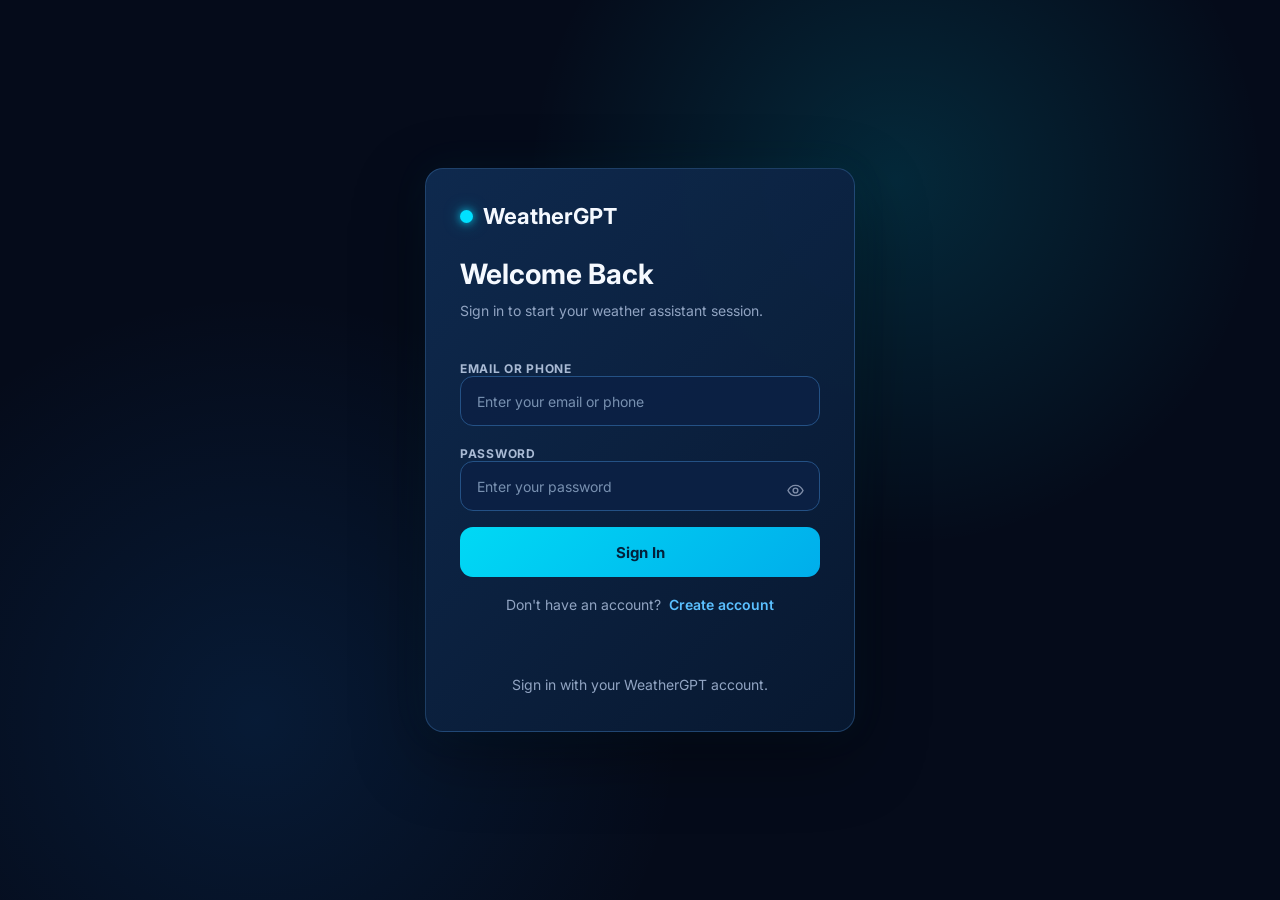
<file: Frontend/index.html>
<!DOCTYPE html>
<html lang="en">
<head>
    <meta charset="UTF-8">
    <meta name="viewport" content="width=device-width, initial-scale=1.0">
    <meta name="description" content="WeatherGPT conversational weather assistant powered by a FastAPI backend.">
    <meta name="theme-color" content="#050B1A">

    <title>WeatherGPT</title>

    <link rel="preconnect" href="https://fonts.googleapis.com">
    <link rel="preconnect" href="https://fonts.gstatic.com" crossorigin>
    <link href="https://fonts.googleapis.com/css2?family=Inter:wght@400;500;600;700&display=swap" rel="stylesheet">
    <link rel="stylesheet" href="style.css">
    <script src="app.js" defer></script>
</head>

<body>
    <section class="login-screen" id="login-screen" aria-label="WeatherGPT login">
        <div class="login-card">
            <div class="login-brand">
                <div class="brand-dot" aria-hidden="true"></div>
                <span>WeatherGPT</span>
            </div>

            <div>
                <h1>Welcome Back</h1>
                <p>Sign in to start your weather assistant session.</p>
            </div>

            <form class="login-form" id="login-form" autocomplete="on">
            
                <div id="login-fields">
            
                    <label for="login-identifier">Email or Phone</label>
                    <input
                        id="login-identifier"
                        type="text"
                        name="identifier"
                        placeholder="Enter your email or phone"
                        autocomplete="username"
                        required
                    >
            
                    <label for="login-password">Password</label>
                    <div class="password-wrapper">
                        <input
                            id="login-password"
                            type="password"
                            name="password"
                            placeholder="Enter your password"
                            autocomplete="current-password"
                            required
                        >
                    
                        <button
                            type="button"
                            class="password-toggle"
                            id="toggle-login-password"
                            aria-label="Show password"
                            title="Show password"
                        >
                            <svg
                                class="eye-icon"
                                viewBox="0 0 24 24"
                                fill="none"
                                xmlns="http://www.w3.org/2000/svg"
                                aria-hidden="true"
                            >
                                <path
                                    d="M2.5 12C4.4 7.9 7.8 5.5 12 5.5S19.6 7.9 21.5 12C19.6 16.1 16.2 18.5 12 18.5S4.4 16.1 2.5 12Z"
                                    stroke="currentColor"
                                    stroke-width="1.8"
                                    stroke-linecap="round"
                                    stroke-linejoin="round"
                                />
                                <circle
                                    cx="12"
                                    cy="12"
                                    r="3"
                                    stroke="currentColor"
                                    stroke-width="1.8"
                                />
                            </svg>
                        </button>
                    </div>
            
                    <button class="login-button" type="submit">
                        Sign In
                    </button>
            
                    <p class="auth-switch">
                        Don't have an account?
                        <button
                            type="button"
                            class="auth-link"
                            id="show-register"
                        >
                            Create account
                        </button>
                    </p>
            
                </div>
            
            
                <div id="register-fields" style="display: none;">
            
                    <label for="register-username">Username</label>
                    <input
                        id="register-username"
                        type="text"
                        name="username"
                        placeholder="Choose a username"
                        autocomplete="username"
                    >
            
                    <label for="register-email">Email</label>
                    <input
                        id="register-email"
                        type="email"
                        name="email"
                        placeholder="Enter your email"
                        autocomplete="email"
                    >
            
                    <label for="register-phone">Phone</label>
                    <input
                        id="register-phone"
                        type="tel"
                        name="phone"
                        placeholder="10-digit phone number"
                        autocomplete="tel"
                        maxlength="10"
                    >
            
                    <label for="register-password">Password</label>
                    
                    <div class="password-wrapper">
                        <input
                            id="register-password"
                            type="password"
                            name="password"
                            placeholder="Create a password"
                            autocomplete="new-password"
                        >
                    
                        <button
                            type="button"
                            class="password-toggle"
                            id="toggle-register-password"
                            aria-label="Show password"
                            title="Show password"
                        >
                            <svg
                                class="eye-icon"
                                viewBox="0 0 24 24"
                                fill="none"
                                xmlns="http://www.w3.org/2000/svg"
                                aria-hidden="true"
                            >
                                <path
                                    d="M2.5 12C4.4 7.9 7.8 5.5 12 5.5S19.6 7.9 21.5 12C19.6 16.1 16.2 18.5 12 18.5S4.4 16.1 2.5 12Z"
                                    stroke="currentColor"
                                    stroke-width="1.8"
                                    stroke-linecap="round"
                                    stroke-linejoin="round"
                                />
                                <circle
                                    cx="12"
                                    cy="12"
                                    r="3"
                                    stroke="currentColor"
                                    stroke-width="1.8"
                                />
                            </svg>
                        </button>
                    </div>
            
                    <label for="register-confirm-password">
                        Confirm Password
                    </label>
                    
                    <div class="password-wrapper">
                        <input
                            id="register-confirm-password"
                            type="password"
                            name="confirm-password"
                            placeholder="Confirm your password"
                            autocomplete="new-password"
                        >
                    
                        <button
                            type="button"
                            class="password-toggle"
                            id="toggle-confirm-password"
                            aria-label="Show password"
                            title="Show password"
                        >
                            <svg
                                class="eye-icon"
                                viewBox="0 0 24 24"
                                fill="none"
                                xmlns="http://www.w3.org/2000/svg"
                                aria-hidden="true"
                            >
                                <path
                                    d="M2.5 12C4.4 7.9 7.8 5.5 12 5.5S19.6 7.9 21.5 12C19.6 16.1 16.2 18.5 12 18.5S4.4 16.1 2.5 12Z"
                                    stroke="currentColor"
                                    stroke-width="1.8"
                                    stroke-linecap="round"
                                    stroke-linejoin="round"
                                />
                                <circle
                                    cx="12"
                                    cy="12"
                                    r="3"
                                    stroke="currentColor"
                                    stroke-width="1.8"
                                />
                            </svg>
                        </button>
                    </div>
            
                    <button
                        class="login-button"
                        id="register-button"
                        type="button"
                    >
                        Create Account
                    </button>
            
                    <p class="auth-switch">
                        Already have an account?
                        <button
                            type="button"
                            class="auth-link"
                            id="show-login"
                        >
                            Sign in
                        </button>
                    </p>
            
                </div>
            
                <p class="auth-error" id="auth-error"></p>
            
            </form>

            <p class="login-note">
                Sign in with your WeatherGPT account.
            </p>
        </div>
    </section>

    <div class="app">
        <aside class="sidebar" aria-label="WeatherGPT sidebar">
    
            <div class="brand" aria-label="WeatherGPT">
                <div class="brand-dot" aria-hidden="true"></div>
                <span>WeatherGPT</span>
            </div>
    
            <div class="user-panel">
                <div>
                    <span class="user-label">SIGNED IN AS</span>
                    <strong id="sidebar-user-name">Guest</strong>
                </div>
    
                <button
                    class="logout-button"
                    id="logout-button"
                    type="button"
                >
                    Logout
                </button>
            </div>
    
            <button class="new-forecast" id="new-forecast" type="button">
                <span class="plus" aria-hidden="true">+</span>
                <span>New Forecast</span>
            </button>
    
            <!-- RECENT CONVERSATIONS -->
            <section
                class="recent-section"
                aria-labelledby="recent-conversations-title"
            >
    
                <div class="sidebar-section-header">
    
                    <span
                        class="section-title"
                        id="recent-conversations-title"
                    >
                        RECENT CONVERSATIONS
                    </span>
    
                    <button
                        class="section-toggle"
                        id="conversations-toggle"
                        type="button"
                        aria-label="Collapse recent conversations"
                        aria-expanded="true"
                    >
                        ↓
                    </button>
    
                </div>
    
                <div id="conversation-list-wrapper">
                    <div id="conversation-list"></div>
                </div>
    
            </section>
    
            <!-- DAILY INSIGHTS -->
            <section
                class="insights-section"
                aria-labelledby="daily-insights-title"
            >
    
                <div
                    class="section-title"
                    id="daily-insights-title"
                >
                    DAILY INSIGHTS
                </div>
    
                <div class="insights-grid">
    
                    <article class="insight-card">
    
                        <div class="insight-header">
                            <span
                                class="insight-icon"
                                aria-hidden="true"
                            >
                                AQI
                            </span>
    
                            <span class="insight-label">
                                Air Quality
                            </span>
                        </div>
    
                        <div class="insight-value">
                            <span id="aqi-value">--</span>
    
                            <span
                                class="insight-status status-good"
                                id="aqi-status"
                            >
                                Ready
                            </span>
                        </div>
    
                        <div
                            class="insight-bar-bg"
                            aria-hidden="true"
                        >
                            <div class="insight-bar-fill aqi-fill"></div>
                        </div>
    
                    </article>
    
    
                    <article class="insight-card">
    
                        <div class="insight-header">
                            <span
                                class="insight-icon"
                                aria-hidden="true"
                            >
                                UV
                            </span>
    
                            <span class="insight-label">
                                UV Index
                            </span>
                        </div>
    
                        <div class="insight-value">
                            <span id="uv-value">--</span>
    
                            <span
                                class="insight-status status-mod"
                                id="uv-status"
                            >
                                Ready
                            </span>
                        </div>
    
                        <div
                            class="insight-bar-bg"
                            aria-hidden="true"
                        >
                            <div class="insight-bar-fill uv-fill"></div>
                        </div>
    
                    </article>
    
    
                    <article class="insight-card full-width">
    
                        <div class="insight-header">
                            <span
                                class="insight-icon"
                                aria-hidden="true"
                            >
                                SUN
                            </span>
    
                            <span class="insight-label">
                                Sunrise & Sunset
                            </span>
                        </div>
    
                        <div class="sun-times">
                            <div id="sunrise-time">↑ --</div>
                            <div id="sunset-time">↓ --</div>
                        </div>
    
                    </article>
    
                </div>
    
            </section>

            <div class="sidebar-bottom">
                <div class="sidebar-weather" aria-label="Current weather summary">
                    <div class="weather-mini-icon" aria-hidden="true">☁</div>
                    <div>
                        <div class="mini-temperature">Ready</div>
                        <div class="mini-condition">Ask for any location</div>
                    </div>
                </div>
            </div>
        </aside>

        <main class="main">
            <header class="topbar">
                <div class="mobile-brand" aria-label="WeatherGPT">
                    <div class="brand-dot" aria-hidden="true"></div>
                    <span>WeatherGPT</span>
                </div>

                <button class="menu-button" type="button" aria-label="Open menu">☰</button>
                <button class="logout-button mobile-logout" id="mobile-logout-button" type="button">Logout</button>
            </header>

            <section class="chat-container" id="chat-stream" aria-label="WeatherGPT chat" aria-live="polite">
                <article class="welcome-card">
                    <div class="welcome-icon" aria-hidden="true">✦</div>

                    <div>
                        <h1>Hello, I am WeatherGPT.</h1>
                        <p>
                            Ask for current weather, forecasts, rainfall risk, storm alerts,
                            or travel conditions. <strong>Start with a city or region.</strong>
                        </p>
                    </div>
                </article>
            </section>

            <div class="input-area" id="chat-form">
                <div class="input-wrapper">
                    <input
                        id="user-input"
                        name="message"
                        type="text"
                        aria-label="Ask WeatherGPT"
                        placeholder="Ask about the weather..."
                        autocomplete="off"
                    >
                    <button class="voice-button" type="button" aria-label="Start voice input" title="Voice input">
                        <svg
                            xmlns="http://www.w3.org/2000/svg"
                            width="20"
                            height="20"
                            viewBox="0 0 24 24"
                            fill="none"
                            stroke="currentColor"
                            stroke-width="2"
                            stroke-linecap="round"
                            stroke-linejoin="round"
                        >
                            <path d="M12 2a3 3 0 0 0-3 3v7a3 3 0 0 0 6 0V5a3 3 0 0 0-3-3Z"/>
                            <path d="M19 10v2a7 7 0 0 1-14 0v-2"/>
                            <line x1="12" y1="19" x2="12" y2="22"/>
                            <line x1="8" y1="22" x2="16" y2="22"/>
                        </svg>
                    </button>
                    <button
                                class="stop-voice-button"
                                type="button"
                                aria-label="Stop speaking"
                                title="Stop speaking"
                                style="display: none;"
                        >
                        <svg
                                xmlns="http://www.w3.org/2000/svg"
                                width="20"
                                height="20"
                                viewBox="0 0 24 24"
                                fill="currentColor"
                                stroke="currentColor">
                            <rect x="6" y="6" width="12" height="12" rx="2"/>
                        </svg>
                    </button>
                    <button class="send-button" id="send-trigger" type="button" aria-label="Send message">
                        <svg
                            width="20"
                            height="20"
                            viewBox="0 0 24 24"
                            fill="none"
                            xmlns="http://www.w3.org/2000/svg"
                            aria-hidden="true"
                            focusable="false"
                        >
                            <path
                                d="M22 2L11 13"
                                stroke="currentColor"
                                stroke-width="2"
                                stroke-linecap="round"
                                stroke-linejoin="round"
                            />
                            <path
                                d="M22 2L15 22L11 13L2 9L22 2Z"
                                stroke="currentColor"
                                stroke-width="2"
                                stroke-linecap="round"
                                stroke-linejoin="round"
                            />
                        </svg>
                    </button>
                </div>

                <div class="update-text">
                    <span class="update-dot" aria-hidden="true"></span>
                    <span>Connected to WeatherGPT backend through app.js</span>
                </div>
            </div>
        </main>
    </div>
</body>
</html>
</file>
<file: Frontend/style.css>
/* =========================================================
   WEATHERGPT
   Premium Dark Blue + Electric Cyan Theme
========================================================= */

/* =========================================================
   VARIABLES
========================================================= */

:root {

    --background: #050B1A;

    --sidebar: #082451;

    --sidebar-hover: #0D3265;

    --card: #0C1C36;

    --card-light: #102A52;

    --input: #0C2144;

    --primary: #168CFF;

    --primary-dark: #1554B8;

    --cyan: #00E0FF;

    --cyan-bright: #00F0FF;

    --white: #F5F9FF;

    --text: #DDE9F8;

    --muted: #91A4C2;

    --muted-dark: #687C9B;

    --border: #1C3B66;

    --border-light: rgba(61, 126, 196, 0.25);

}


/* =========================================================
   RESET
========================================================= */

* {
    margin: 0;
    padding: 0;
    box-sizing: border-box;
}


html,
body {
    width: 100%;
    height: 100%;
}


body {

    font-family: "Inter", sans-serif;

    background: var(--background);

    color: var(--text);

    overflow: hidden;

}


/* =========================================================
   APP
========================================================= */

.app {

    display: flex;

    width: 100%;

    height: 100vh;

    background:
        radial-gradient(
            circle at 75% 20%,
            rgba(22, 140, 255, 0.07),
            transparent 30%
        ),
        var(--background);

}


/* =========================================================
   SIDEBAR
========================================================= */

.sidebar {

    width: 285px;

    min-width: 285px;

    height: 100vh;

    display: flex;

    flex-direction: column;

    padding: 28px 22px;

    background:
        linear-gradient(
            180deg,
            #082451 0%,
            #061D3E 100%
        );

    border-right: 1px solid rgba(63, 130, 200, 0.18);

}


/* =========================================================
   BRAND
========================================================= */

.brand {

    display: flex;

    align-items: center;

    gap: 10px;

    padding: 0 6px;

    margin-bottom: 32px;

    font-size: 20px;

    font-weight: 700;

    letter-spacing: -0.4px;

    color: var(--white);

}


.brand-dot {

    width: 13px;

    height: 13px;

    border-radius: 50%;

    background: var(--cyan);

    box-shadow:
        0 0 8px rgba(0, 224, 255, 0.8),
        0 0 18px rgba(0, 224, 255, 0.35);

}


/* =========================================================
   NEW FORECAST BUTTON
========================================================= */

.new-forecast {

    width: 100%;

    height: 48px;

    display: flex;

    align-items: center;

    justify-content: center;

    gap: 9px;

    border: 1px solid rgba(103, 180, 255, 0.45);

    border-radius: 10px;

    background:
        linear-gradient(
            135deg,
            rgba(22, 140, 255, 0.18),
            rgba(0, 224, 255, 0.06)
        );

    color: var(--white);

    font-family: inherit;

    font-size: 14px;

    font-weight: 600;

    cursor: pointer;

    transition: all 0.2s ease;

}


.new-forecast:hover {

    background:
        linear-gradient(
            135deg,
            rgba(22, 140, 255, 0.3),
            rgba(0, 224, 255, 0.12)
        );

    border-color: rgba(0, 224, 255, 0.55);

    transform: translateY(-1px);

}


.plus {

    font-size: 21px;

    line-height: 1;

    font-weight: 400;

    color: var(--cyan);

}


/* =========================================================
   RECENT SEARCHES
========================================================= */

.recent-section {

    margin-top: 34px;

}


.section-title {

    padding: 0 7px;

    margin-bottom: 14px;

    font-size: 11px;

    font-weight: 700;

    letter-spacing: 1.2px;

    color: #7F9AC0;

}


.recent-list {

    display: flex;

    flex-direction: column;

    gap: 4px;

}


.recent-location {

    width: 100%;

    display: flex;

    align-items: center;

    gap: 10px;

    padding: 11px 9px;

    border: none;

    border-radius: 8px;

    background: transparent;

    color: #D7E6F8;

    font-family: inherit;

    font-size: 14px;

    text-align: left;

    cursor: pointer;

    transition: all 0.2s ease;

}


.recent-location:hover {

    background: rgba(74, 144, 226, 0.14);

    color: white;

}


.location-icon {

    color: #5CAEFF;

    font-size: 16px;

}

/* =========================================================
 HEALTH & INSIGHTS
========================================================= */

.insights-section {
    margin-top: 34px;
}

.insights-grid {
    display: flex;
    flex-wrap: wrap;
    gap: 10px;
    margin-top: 14px;
}

.insight-card {
    flex: 1 1 calc(50% - 5px);
    background: rgba(0, 0, 0, 0.12);
    border: 1px solid rgba(100, 160, 220, 0.08);
    border-radius: 10px;
    padding: 12px;
    display: flex;
    flex-direction: column;
    gap: 8px;
}

.insight-card.full-width {
    flex: 1 1 100%;
}

.insight-header {
    display: flex;
    align-items: center;
    gap: 6px;
}

.insight-icon {
    font-size: 14px;
}

.insight-label {
    font-size: 11px;
    color: var(--muted);
    font-weight: 600;
}

.insight-value {
    font-size: 18px;
    font-weight: 700;
    color: var(--white);
    display: flex;
    align-items: center;
    gap: 6px;
}

.insight-status {
    font-size: 9px;
    font-weight: 700;
    padding: 2px 5px;
    border-radius: 4px;
    text-transform: uppercase;
}

.status-good {
    background: rgba(0, 224, 255, 0.15);
    color: var(--cyan);
}

.status-mod {
    background: rgba(255, 170, 0, 0.15);
    color: #FFB347;
}

.insight-bar-bg {
    width: 100%;
    height: 4px;
    background: rgba(255, 255, 255, 0.1);
    border-radius: 2px;
    overflow: hidden;
    margin-top: 2px;
}

.insight-bar-fill {
    height: 100%;
    border-radius: 2px;
}

.aqi-fill {
    width: 25%;
    background: var(--cyan);
}

.uv-fill {
    width: 7%;
    background: #FFB347;
}

.sun-times {
    display: flex;
    justify-content: space-between;
    font-size: 12px;
    font-weight: 500;
    color: #D7E6F8;
    margin-top: 4px;
    padding: 0 4px;
}


/* =========================================================
   SIDEBAR BOTTOM
========================================================= */

.sidebar-bottom {
    margin-top: 20px;
}


.sidebar-weather {

    display: flex;

    align-items: center;

    gap: 12px;

    padding: 14px;

    border-radius: 12px;

    background: rgba(0, 0, 0, 0.12);

    border: 1px solid rgba(100, 160, 220, 0.08);

}


.weather-mini-icon {

    font-size: 27px;

}


.mini-temperature {

    color: var(--white);

    font-size: 14px;

    font-weight: 600;

}


.mini-condition {

    margin-top: 3px;

    color: var(--muted);

    font-size: 11px;

}


/* =========================================================
   MAIN
========================================================= */
.main {
    position: relative;
    flex: 1;
    height: 100vh;
    min-width: 0;
    display: flex;
    flex-direction: column;

    background:
        radial-gradient(
            circle at 50% 20%,
            rgba(20, 72, 120, 0.18),
            transparent 45%
        ),
        linear-gradient(
            135deg,
            #071225 0%,
            #09172B 50%,
            #0B1B32 100%
        );
}


/* =========================================================
   TOP BAR
========================================================= */

.topbar {

    display: none;

    height: 65px;

    align-items: center;

    justify-content: space-between;

    padding: 0 20px;

    border-bottom: 1px solid var(--border-light);

}


.mobile-brand {

    display: flex;

    align-items: center;

    gap: 9px;

    font-weight: 700;

}


    .menu-button {

        border: none;

    background: transparent;

    color: white;

    font-size: 22px;

}


/* =========================================================
   CHAT CONTAINER
========================================================= */

.chat-container {

    flex: 1;

    width: 100%;

    max-width: 1050px;

    margin: 0 auto;

    padding: 48px 42px 150px;

    overflow-y: auto;

}
/* Main Chat Scrollbar */
.chat-container::-webkit-scrollbar {
    width: 6px;
}

.chat-container::-webkit-scrollbar-track {
    background: transparent;
}

.chat-container::-webkit-scrollbar-thumb {
    background: rgba(91, 192, 255, 0.35);
    border-radius: 10px;
}

.chat-container::-webkit-scrollbar-thumb:hover {
    background: rgba(91, 192, 255, 0.55);
}

/* Scrollbar */

.chat-container::-webkit-scrollbar {

    width: 5px;

}


.chat-container::-webkit-scrollbar-track {

    background: transparent;

}


.chat-container::-webkit-scrollbar-thumb {

    background: #1B365C;

    border-radius: 10px;

}


/* =========================================================
   WELCOME CARD
========================================================= */

.welcome-card {

    display: flex;

    align-items: flex-start;

    gap: 16px;

    width: fit-content;

    max-width: 760px;

    padding: 22px 25px;

    border: 1px solid rgba(57, 112, 173, 0.3);

    border-radius: 15px;

    background:
        linear-gradient(
            135deg,
            rgba(13, 38, 73, 0.75),
            rgba(8, 24, 47, 0.55)
        );

    box-shadow:
        0 10px 35px rgba(0, 0, 0, 0.12);

}


.welcome-icon {

    width: 34px;

    height: 34px;

    display: flex;

    align-items: center;

    justify-content: center;

    flex-shrink: 0;

    border-radius: 10px;

    color: var(--cyan);

    background: rgba(0, 224, 255, 0.08);

    border: 1px solid rgba(0, 224, 255, 0.15);

}


.welcome-card h1 {

    margin-bottom: 5px;

    font-size: 17px;

    color: var(--white);

}


.welcome-card p {

    color: var(--muted);

    font-size: 14px;

    line-height: 1.7;

}


.welcome-card strong {

    color: #DCEBFA;

    font-weight: 500;

}


/* =========================================================
   USER MESSAGE
========================================================= */

.message-row {

    display: flex;

    width: 100%;

    margin-top: 28px;

}


.user-row {

    justify-content: flex-end;

}


.user-message {

    max-width: 500px;

    padding: 16px 20px;

    border-radius: 16px 16px 5px 16px;

    background:
        linear-gradient(
            135deg,
            #176FE9,
            #1555B8
        );

    color: white;

    font-size: 14px;

    line-height: 1.5;

    box-shadow:
        0 8px 25px rgba(0, 74, 170, 0.18);

}


/* =========================================================
   AI RESPONSE
========================================================= */

.ai-row {

    align-items: center;

    gap: 12px;

}


.ai-avatar {

    width: 32px;

    height: 32px;

    display: flex;

    align-items: center;

    justify-content: center;

    border-radius: 10px;

    color: var(--cyan);

    background: rgba(0, 224, 255, 0.07);

    border: 1px solid rgba(0, 224, 255, 0.14);

    font-size: 15px;

}


/* =========================================================
   TYPING INDICATOR
========================================================= */

.typing-indicator {

    display: flex;

    align-items: center;

    gap: 5px;

    height: 35px;

}


.typing-indicator span {

    width: 6px;

    height: 6px;

    border-radius: 50%;

    background: var(--cyan);

    box-shadow:
        0 0 8px rgba(0, 224, 255, 0.5);

    animation: typing 1.3s infinite ease-in-out;

}


.typing-indicator span:nth-child(2) {

    animation-delay: 0.15s;

}


.typing-indicator span:nth-child(3) {

    animation-delay: 0.3s;

}


@keyframes typing {

    0%,
    60%,
    100% {

        opacity: 0.3;

        transform: translateY(0);

    }


    30% {

        opacity: 1;

        transform: translateY(-4px);

    }

}


/* =========================================================
   FORECAST CARD
========================================================= */

.forecast-card {

    width: 100%;

    max-width: 650px;

    margin-top: 25px;

    padding: 25px;

    border-radius: 18px;

    background:
        linear-gradient(
            135deg,
            rgba(15, 43, 80, 0.9),
            rgba(8, 25, 49, 0.9)
        );

    border: 1px solid rgba(71, 132, 195, 0.3);

    box-shadow:
        0 18px 45px rgba(0, 0, 0, 0.18);

}


.forecast-header {

    display: flex;

    align-items: center;

    justify-content: space-between;

}


.forecast-location {

    color: var(--white);

    font-size: 18px;

    font-weight: 600;

}


.forecast-date {

    margin-top: 5px;

    color: var(--muted);

    font-size: 11px;

}


.forecast-icon {

    font-size: 42px;

}


/* Current weather */

.current-weather {

    display: flex;

    align-items: center;

    gap: 18px;

    margin-top: 25px;

}


.big-temperature {

    color: white;

    font-size: 64px;

    line-height: 1;

    font-weight: 600;

    letter-spacing: -3px;

}


.weather-description {

    display: flex;

    flex-direction: column;

    gap: 6px;

    color: #D8E7F7;

    font-size: 15px;

}


.weather-description span {

    color: var(--muted);

    font-size: 12px;

}


/* =========================================================
   WEATHER DETAILS
========================================================= */

.weather-details {

    display: grid;

    grid-template-columns: repeat(3, 1fr);

    gap: 10px;

    margin-top: 28px;

}


.weather-detail {

    display: flex;

    align-items: center;

    gap: 10px;

    padding: 13px;

    border-radius: 11px;

    background: rgba(0, 0, 0, 0.13);

    border: 1px solid rgba(91, 143, 194, 0.1);

}


.weather-detail > span {

    font-size: 18px;

}


.weather-detail small {

    display: block;

    margin-bottom: 4px;

    color: var(--muted);

    font-size: 10px;

}


.weather-detail strong {

    color: #E7F1FC;

    font-size: 12px;

    font-weight: 500;

}


/* =========================================================
   INPUT AREA
========================================================= */

.input-area {

    position: absolute;

    left: 0;

    right: 0;

    bottom: 0;

    z-index: 10;

    padding: 18px 42px 25px;

    background:
        linear-gradient(
            to bottom,
            rgba(5, 11, 26, 0),
            rgba(5, 11, 26, 0.94) 35%,
            var(--background) 100%
        );

}


/* =========================================================
   INPUT WRAPPER
========================================================= */

.input-wrapper {

    position: relative;

    display: flex;

    align-items: center;

    width: 100%;

    max-width: 850px;

    height: 58px;

    margin: 0 auto;

    padding: 5px 5px 5px 20px;

    border-radius: 16px;

    background: rgba(12, 33, 68, 0.95);

    border: 1px solid #245185;

    box-shadow:
        0 10px 35px rgba(0, 0, 0, 0.22);

    transition: all 0.2s ease;

}


.input-wrapper:focus-within {

    border-color: rgba(0, 224, 255, 0.55);

    box-shadow:
        0 0 0 3px rgba(0, 224, 255, 0.05),
        0 10px 35px rgba(0, 0, 0, 0.25);

}


.input-wrapper input {

    flex: 1;

    min-width: 0;

    height: 100%;

    border: none;

    outline: none;

    background: transparent;

    color: white;

    font-family: inherit;

    font-size: 14px;

}


.input-wrapper input::placeholder {

    color: #7890B0;

}


/* =========================================================
   SEND BUTTON
========================================================= */

.send-button {

    width: 48px;

    height: 48px;

    display: flex;

    align-items: center;

    justify-content: center;

    flex-shrink: 0;

    border: none;

    border-radius: 12px;

    background:
        linear-gradient(
            135deg,
            #00D9F5,
            #00AEEB
        );

    color: #03213B;

    cursor: pointer;

    transition: all 0.2s ease;

}


.send-button:hover {

    transform: scale(1.04);

    box-shadow:
        0 0 20px rgba(0, 224, 255, 0.3);

}


.send-button:active {

    transform: scale(0.97);

}


/* =========================================================
   UPDATE TEXT
========================================================= */

.update-text {

    display: flex;

    align-items: center;

    justify-content: center;

    gap: 7px;

    margin-top: 10px;

    color: #687D9C;

    font-size: 10px;

}


.update-dot {

    width: 5px;

    height: 5px;

    border-radius: 50%;

    background: var(--cyan);

    opacity: 0.7;

}


/* =========================================================
   RESPONSIVE — TABLET
========================================================= */

@media (max-width: 900px) {

    .sidebar {

        width: 230px;

        min-width: 230px;

        padding-left: 16px;

        padding-right: 16px;

    }


    .chat-container {

        padding-left: 25px;

        padding-right: 25px;

    }


    .input-area {

        padding-left: 25px;

        padding-right: 25px;

    }

}


/* =========================================================
   RESPONSIVE — MOBILE
========================================================= */

@media (max-width: 700px) {

    body {

        overflow: auto;

    }


    .app {

        min-height: 100vh;

        height: auto;

    }


    .sidebar {

        display: none;

    }


    .main {

        min-height: 100vh;

        height: 100vh;

    }


    .topbar {

        display: flex;

    }


    .mobile-logout {

        display: block;

    }


    .mobile-brand {

        font-size: 17px;

    }


    .chat-container {

        padding: 25px 16px 140px;

    }


    .welcome-card {

        width: 100%;

        padding: 18px;

    }


    .welcome-card p {

        font-size: 13px;

    }


    .user-message {

        max-width: 85%;

        font-size: 13px;

    }


    .forecast-card {

        padding: 18px;

    }


    .big-temperature {

        font-size: 52px;

    }


    .weather-details {

        grid-template-columns: 1fr;

    }


    .input-area {

        padding: 12px 12px 18px;

    }


    .input-wrapper {

        height: 54px;

        border-radius: 14px;

    }


    .send-button {

        width: 44px;

        height: 44px;

    }


    .update-text {

        font-size: 9px;

    }

}


/* =========================================================
   SMALL MOBILE
========================================================= */

@media (max-width: 420px) {

    .welcome-card {

        gap: 11px;

    }


    .welcome-icon {

        width: 30px;

        height: 30px;

    }


    .welcome-card h1 {

        font-size: 15px;

    }


    .welcome-card p {

        font-size: 12px;

    }


    .forecast-location {

        font-size: 16px;

    }


    .forecast-icon {

        font-size: 34px;

    }


    .current-weather {

        gap: 12px;

    }


    .big-temperature {

        font-size: 46px;

    }

}


/* =========================================================
   LOGIN
========================================================= */

.login-screen {
    position: fixed;
    inset: 0;
    z-index: 100;
    display: flex;
    align-items: center;
    justify-content: center;
    padding: 24px;
    background:
        radial-gradient(
            circle at 70% 20%,
            rgba(0, 224, 255, 0.14),
            transparent 32%
        ),
        radial-gradient(
            circle at 20% 80%,
            rgba(22, 140, 255, 0.12),
            transparent 34%
        ),
        var(--background);
}

.login-screen.hidden {
    display: none;
}

.login-card {
    width: 100%;
    max-width: 430px;
    padding: 34px;
    border-radius: 18px;
    background:
        linear-gradient(
            135deg,
            rgba(15, 43, 80, 0.96),
            rgba(8, 25, 49, 0.96)
        );
    border: 1px solid rgba(71, 132, 195, 0.34);
    box-shadow:
        0 24px 70px rgba(0, 0, 0, 0.35),
        0 0 40px rgba(0, 224, 255, 0.05);
}

.login-brand {
    display: flex;
    align-items: center;
    gap: 10px;
    margin-bottom: 28px;
    color: var(--white);
    font-size: 22px;
    font-weight: 700;
}

.login-card h1 {
    margin-bottom: 8px;
    color: var(--white);
    font-size: 28px;
    font-weight: 700;
}

.login-card p {
    color: var(--muted);
    font-size: 14px;
    line-height: 1.7;
}

.login-form {
    display: flex;
    flex-direction: column;
    gap: 10px;
    margin-top: 26px;
}

.login-form label {
    color: #A9BAD4;
    font-size: 12px;
    font-weight: 700;
    letter-spacing: 0.7px;
    text-transform: uppercase;
}

.login-form input {
    width: 100%;
    height: 50px;
    margin-bottom: 8px;
    padding: 0 16px;
    border: 1px solid #245185;
    border-radius: 13px;
    outline: none;
    background: rgba(12, 33, 68, 0.96);
    color: var(--white);
    font-family: inherit;
    font-size: 14px;
    transition: all 0.2s ease;
}

.login-form input::placeholder {
    color: #7890B0;
}

.login-form input:focus {
    border-color: rgba(0, 224, 255, 0.6);
    box-shadow:
        0 0 0 3px rgba(0, 224, 255, 0.06),
        0 8px 25px rgba(0, 0, 0, 0.18);
}

.login-button {
    width: 100%;
    height: 50px;
    margin-top: 8px;
    border: none;
    border-radius: 13px;
    background:
        linear-gradient(
            135deg,
            #00D9F5,
            #00AEEB
        );
    color: #03213B;
    font-family: inherit;
    font-size: 15px;
    font-weight: 700;
    cursor: pointer;
    transition: all 0.2s ease;
}

.login-button:hover {
    transform: translateY(-1px);
    box-shadow: 0 0 24px rgba(0, 224, 255, 0.26);
}

.login-note {
    margin-top: 18px;
    text-align: center;
    font-size: 12px;
}

.user-panel {
    display: flex;
    align-items: center;
    justify-content: space-between;
    gap: 12px;
    margin-bottom: 18px;
    padding: 13px;
    border-radius: 12px;
    background: rgba(0, 0, 0, 0.12);
    border: 1px solid rgba(100, 160, 220, 0.08);
}

.user-label {
    display: block;
    margin-bottom: 4px;
    color: var(--muted-dark);
    font-size: 9px;
    font-weight: 700;
    letter-spacing: 0.8px;
}

.user-panel strong {
    display: block;
    max-width: 125px;
    overflow: hidden;
    color: var(--white);
    font-size: 14px;
    text-overflow: ellipsis;
    white-space: nowrap;
}

.logout-button {
    flex-shrink: 0;
    padding: 8px 10px;
    border: 1px solid rgba(103, 180, 255, 0.32);
    border-radius: 9px;
    background: rgba(22, 140, 255, 0.08);
    color: var(--cyan);
    font-family: inherit;
    font-size: 12px;
    font-weight: 700;
    cursor: pointer;
    transition: all 0.2s ease;
}

.logout-button:hover {
    border-color: rgba(0, 224, 255, 0.55);
    background: rgba(0, 224, 255, 0.1);
}

.mobile-logout {
    display: none;
}
/* =========================
   VOICE BUTTON
========================= */

.input-wrapper .voice-button {
    width: 42px !important;
    height: 42px !important;

    min-width: 42px !important;
    min-height: 42px !important;

    padding: 0 !important;
    margin: 0 !important;

    border: none !important;
    outline: none !important;

    border-radius: 12px !important;

    background: transparent !important;

    color: #168CFF !important;

    cursor: pointer !important;

    display: flex !important;
    align-items: center !important;
    justify-content: center !important;

    opacity: 1 !important;
    visibility: visible !important;

    position: relative !important;

    transition:
        background 0.2s ease,
        color 0.2s ease,
        transform 0.2s ease,
        box-shadow 0.2s ease !important;
}


.input-wrapper .voice-button svg {
    width: 20px !important;
    height: 20px !important;

    display: block !important;

    color: inherit !important;

    opacity: 1 !important;

    pointer-events: none;
}


.input-wrapper .voice-button:hover {
    background: rgba(22, 140, 255, 0.12) !important;

    color: #00E0FF !important;
}


.input-wrapper .voice-button:active {
    transform: scale(0.92) !important;
}


.input-wrapper .voice-button.listening {
    background: rgba(22, 140, 255, 0.20) !important;

    color: #00E0FF !important;

    box-shadow:
        0 0 0 4px rgba(22, 140, 255, 0.08),
        0 0 15px rgba(22, 140, 255, 0.20) !important;

    transform: scale(1.05) !important;
}


.input-wrapper .voice-button.listening svg {
    animation: voicePulse 1s ease-in-out infinite;
}


@keyframes voicePulse {

    0% {
        transform: scale(1);
    }

    50% {
        transform: scale(1.12);
    }

    100% {
        transform: scale(1);
    }
}
.stop-voice-button {
    width: 42px;
    height: 42px;

    border: 1px solid rgba(0, 224, 255, 0.35);
    border-radius: 12px;

    background: rgba(0, 224, 255, 0.08);
    color: #00E0FF;

    display: none;
    align-items: center;
    justify-content: center;

    cursor: pointer;

    transition:
        background 0.2s ease,
        transform 0.2s ease,
        border-color 0.2s ease;
}

.stop-voice-button:hover {
    background: rgba(0, 224, 255, 0.16);
    border-color: #00E0FF;
    transform: translateY(-1px);
}

.stop-voice-button:active {
    transform: scale(0.95);
}
/* =========================================
   Authentication UI
   ========================================= */

.auth-switch {
    margin-top: 16px;
    text-align: center;
    font-size: 13px;
}

.auth-link {
    background: none;
    border: none;
    padding: 0;
    margin-left: 4px;
    color: #5bc0ff;
    font: inherit;
    font-weight: 600;
    cursor: pointer;
}

.auth-link:hover {
    text-decoration: underline;
}

.auth-error {
    min-height: 18px;
    margin: 10px 0 0;
    text-align: center;
    font-size: 13px;
    color: #ff6b6b;
}

#register-fields {
    width: 100%;
}

#register-fields label,
#login-fields label {
    display: block;
    margin-top: 12px;
}

#register-fields input,
#login-fields input {
    width: 100%;
    box-sizing: border-box;
}

#register-fields .login-button {
    margin-top: 18px;
}

.login-button:disabled {
    opacity: 0.6;
    cursor: not-allowed;
}
.password-wrapper {
    position: relative;
    width: 100%;
}

.password-wrapper {
    position: relative;
    width: 100%;
}

.password-wrapper input {
    width: 100%;
    padding-right: 46px;
    box-sizing: border-box;
}

.password-toggle {
    position: absolute;
    right: 10px;
    top: 50%;
    transform: translateY(-50%);

    width: 30px;
    height: 30px;

    display: flex;
    align-items: center;
    justify-content: center;

    padding: 0;
    border: none;
    background: transparent;

    color: #7f8da8;
    cursor: pointer;

    border-radius: 6px;
}

.password-toggle:hover {
    color: #5bc0ff;
    background: rgba(91, 192, 255, 0.08);
}

.eye-icon {
    width: 19px;
    height: 19px;
}

.password-toggle.password-visible {
    color: #5bc0ff;
}
/* =========================
   CONVERSATION SIDEBAR
========================= */

.conversation-item {
    display: flex;
    align-items: center;
    width: 100%;
    margin-bottom: 6px;
    border-radius: 10px;
    overflow: hidden;
}

.conversation-select {
    flex: 1;
    min-width: 0;
    display: flex;
    align-items: center;
    gap: 10px;
    padding: 10px 12px;
    border: none;
    background: transparent;
    color: inherit;
    text-align: left;
    cursor: pointer;
}

.conversation-title {
    overflow: hidden;
    text-overflow: ellipsis;
    white-space: nowrap;
}

.conversation-delete {
    width: 34px;
    height: 34px;
    margin-right: 4px;
    border: none;
    border-radius: 8px;
    background: transparent;
    color: #8b95a7;
    font-size: 18px;
    cursor: pointer;
    opacity: 0;
    transition: opacity 0.2s ease, background 0.2s ease;
}

.conversation-item:hover .conversation-delete {
    opacity: 1;
}

.conversation-delete:hover {
    background: rgba(255, 80, 80, 0.1);
    color: #ff5c5c;
}

.conversation-item:hover {
    background: rgba(91, 192, 255, 0.08);
}

.conversation-item.active {
    background: rgba(91, 192, 255, 0.14);
}

.conversation-item.active .conversation-select {
    color: #5bc0ff;
}

.recent-empty {
    padding: 12px;
    color: #8b95a7;
    font-size: 13px;
    text-align: center;
}
/* =========================
   WEATHER RESPONSE UI
========================= */

.weather-response-card {
    padding: 22px 24px;
    max-width: 700px;
}

.weather-response-title {
    font-size: 18px;
    font-weight: 700;
    color: var(--white);
    margin-bottom: 18px;
}

.weather-section-title {
    margin-top: 18px;
    margin-bottom: 9px;
    padding-bottom: 6px;
    border-bottom: 1px solid rgba(91, 143, 194, 0.14);

    color: var(--cyan);
    font-size: 12px;
    font-weight: 700;
    letter-spacing: 0.8px;
    text-transform: uppercase;
}

.weather-data-row {
    display: flex;
    align-items: center;
    justify-content: space-between;
    gap: 20px;

    padding: 7px 0;

    font-size: 13px;
}

.weather-data-label {
    color: var(--muted);
}

.weather-data-value {
    color: var(--white);
    font-weight: 500;
    text-align: right;
}

.weather-response-line {
    padding: 5px 0;

    color: #D8E7F7;
    font-size: 13px;
    line-height: 1.6;
}

.weather-response-card .weather-section-title:first-of-type {
    margin-top: 0;
}
.welcome-screen {
    min-height: 100%;
    display: flex;
    flex-direction: column;
    align-items: center;
    justify-content: center;
    text-align: center;
    padding: 40px 20px;
}

.welcome-screen .welcome-icon {
    width: 54px;
    height: 54px;
    display: flex;
    align-items: center;
    justify-content: center;
    margin-bottom: 20px;
    border: 1px solid rgba(91, 192, 255, 0.3);
    border-radius: 16px;
    background: rgba(91, 192, 255, 0.08);
    color: #00d9ff;
    font-size: 24px;
}

.welcome-screen h1 {
    margin: 0 0 10px;
    color: #ffffff;
    font-size: 28px;
    font-weight: 700;
}

.welcome-screen p {
    margin: 0;
    color: #8fa9c7;
    font-size: 15px;
}

.welcome-hints {
    display: flex;
    flex-wrap: wrap;
    justify-content: center;
    gap: 8px;
    margin-top: 22px;
}

.welcome-hints span {
    padding: 7px 12px;
    border: 1px solid rgba(91, 192, 255, 0.16);
    border-radius: 20px;
    background: rgba(91, 192, 255, 0.05);
    color: #7fa5ca;
    font-size: 12px;
}
.welcome-screen {
    position: relative;
    overflow: hidden;
}

.welcome-screen::before {
    content: "";
    position: absolute;
    width: 420px;
    height: 420px;
    top: 50%;
    left: 50%;
    transform: translate(-50%, -50%);
    border-radius: 50%;
    background: rgba(0, 180, 255, 0.06);
    filter: blur(80px);
    pointer-events: none;
}
.sidebar-section-header {
    display: flex;
    align-items: center;
    justify-content: space-between;
    margin-bottom: 8px;
}

.section-toggle {
    width: 28px;
    height: 28px;
    display: flex;
    align-items: center;
    justify-content: center;

    border: none;
    border-radius: 7px;
    background: transparent;
    color: #8fa9c7;

    font-size: 14px;
    cursor: pointer;

    transition:
        background 0.2s ease,
        color 0.2s ease;
}

.section-toggle:hover {
    background: rgba(91, 192, 255, 0.08);
    color: #5bc0ff;
}

#conversation-list-wrapper {
    max-height: 300px;
    overflow-y: auto;
    overflow-x: hidden;
    opacity: 1;

    transition:
        max-height 0.25s ease,
        opacity 0.2s ease;
}

#conversation-list-wrapper.collapsed {
    max-height: 0;
    opacity: 0;
}
#conversation-list-wrapper::-webkit-scrollbar {
    width: 4px;
}

#conversation-list-wrapper::-webkit-scrollbar-thumb {
    background: rgba(91, 192, 255, 0.25);
    border-radius: 10px;
}
.sidebar {
    overflow-y: auto;
    overflow-x: hidden;
}
/* Sidebar Scrollbar */
.sidebar::-webkit-scrollbar {
    width: 5px;
}

.sidebar::-webkit-scrollbar-track {
    background: transparent;
}

.sidebar::-webkit-scrollbar-thumb {
    background: rgba(91, 192, 255, 0.30);
    border-radius: 10px;
}

.sidebar::-webkit-scrollbar-thumb:hover {
    background: rgba(91, 192, 255, 0.55);
}

/* ===== 5-Day Forecast Cards ===== */

.forecast-response-card {
    max-width: 900px;
    width: 100%;
}

.forecast-location {
    margin-top: 8px;
    margin-bottom: 20px;
    font-size: 16px;
    color: #c5d8f1;
}

.forecast-cards-container {
    display: flex;
    gap: 12px;
    overflow-x: auto;
    padding: 8px 2px 14px;
    margin-top: 16px;
    scrollbar-width: thin;
    scrollbar-color: #42658c transparent;
}

.forecast-day-card {
    flex: 0 0 145px;
    min-width: 0;
    padding: 16px;
    border-radius: 14px;
    background: rgba(35, 68, 108, 0.45);
    border: 1px solid rgba(100, 155, 210, 0.25);
    display: flex;
    flex-direction: column;
    gap: 12px;
    color: #eaf3ff;
    transition: transform 0.2s ease,
                background 0.2s ease;
}

.forecast-day-card:hover {
    transform: translateY(-3px);
    background: rgba(45, 85, 130, 0.65);
}

.forecast-day-date {
    font-size: 14px;
    font-weight: 600;
    color: #b9d0ee;
}

.forecast-day-condition {
    font-size: 14px;
    min-height: 36px;
    line-height: 1.4;
}

.forecast-day-temp {
    font-size: 17px;
    font-weight: 700;
    color: #ffffff;
    line-height: 1.5;
}

.forecast-day-rain,
.forecast-day-rainfall {
    font-size: 12px;
    color: #b9d0ee;
    line-height: 1.5;
}

/* Mobile layout */
@media (max-width: 600px) {
    .forecast-response-card {
        padding: 16px;
    }

    .forecast-day-card {
        flex-basis: 135px;
        padding: 12px;
    }
}

.forecast-day-icon {
    font-size: 36px;
    line-height: 1.2;
    margin: 2px 0;
}
</file>
